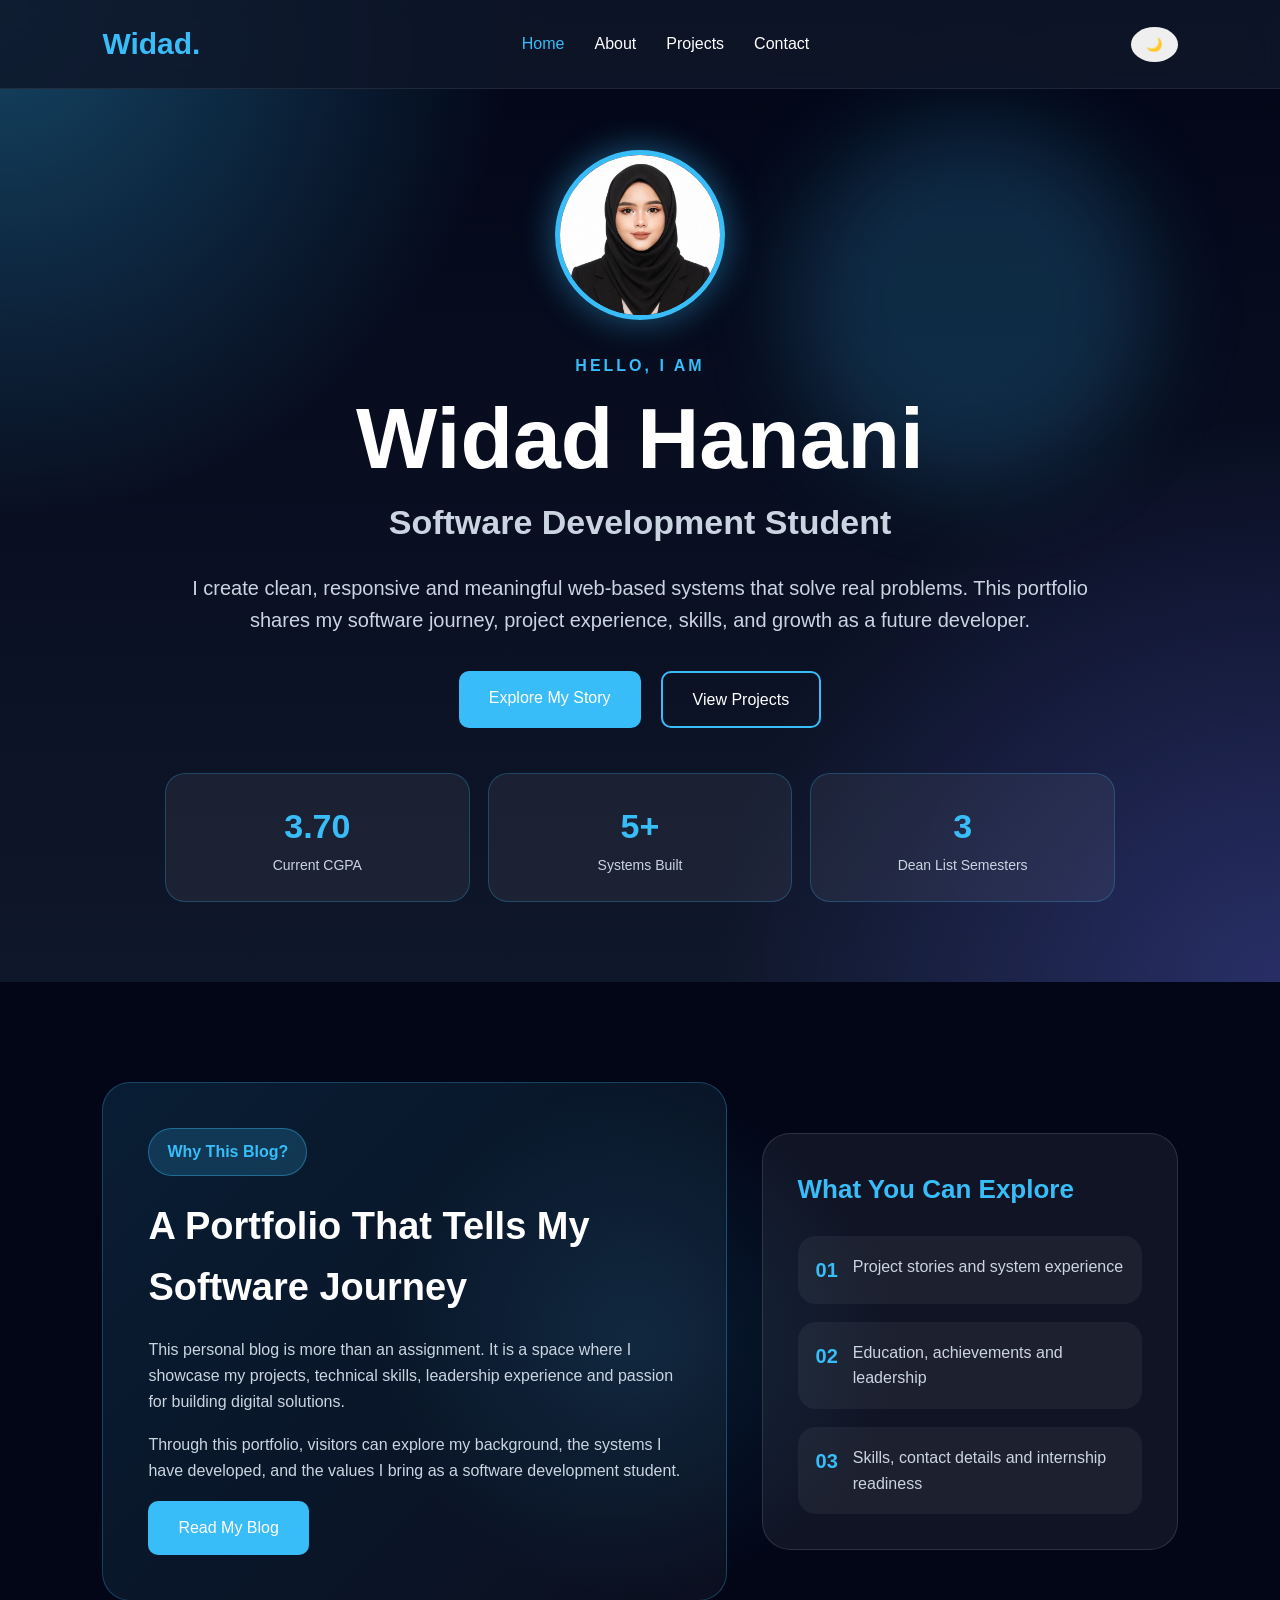
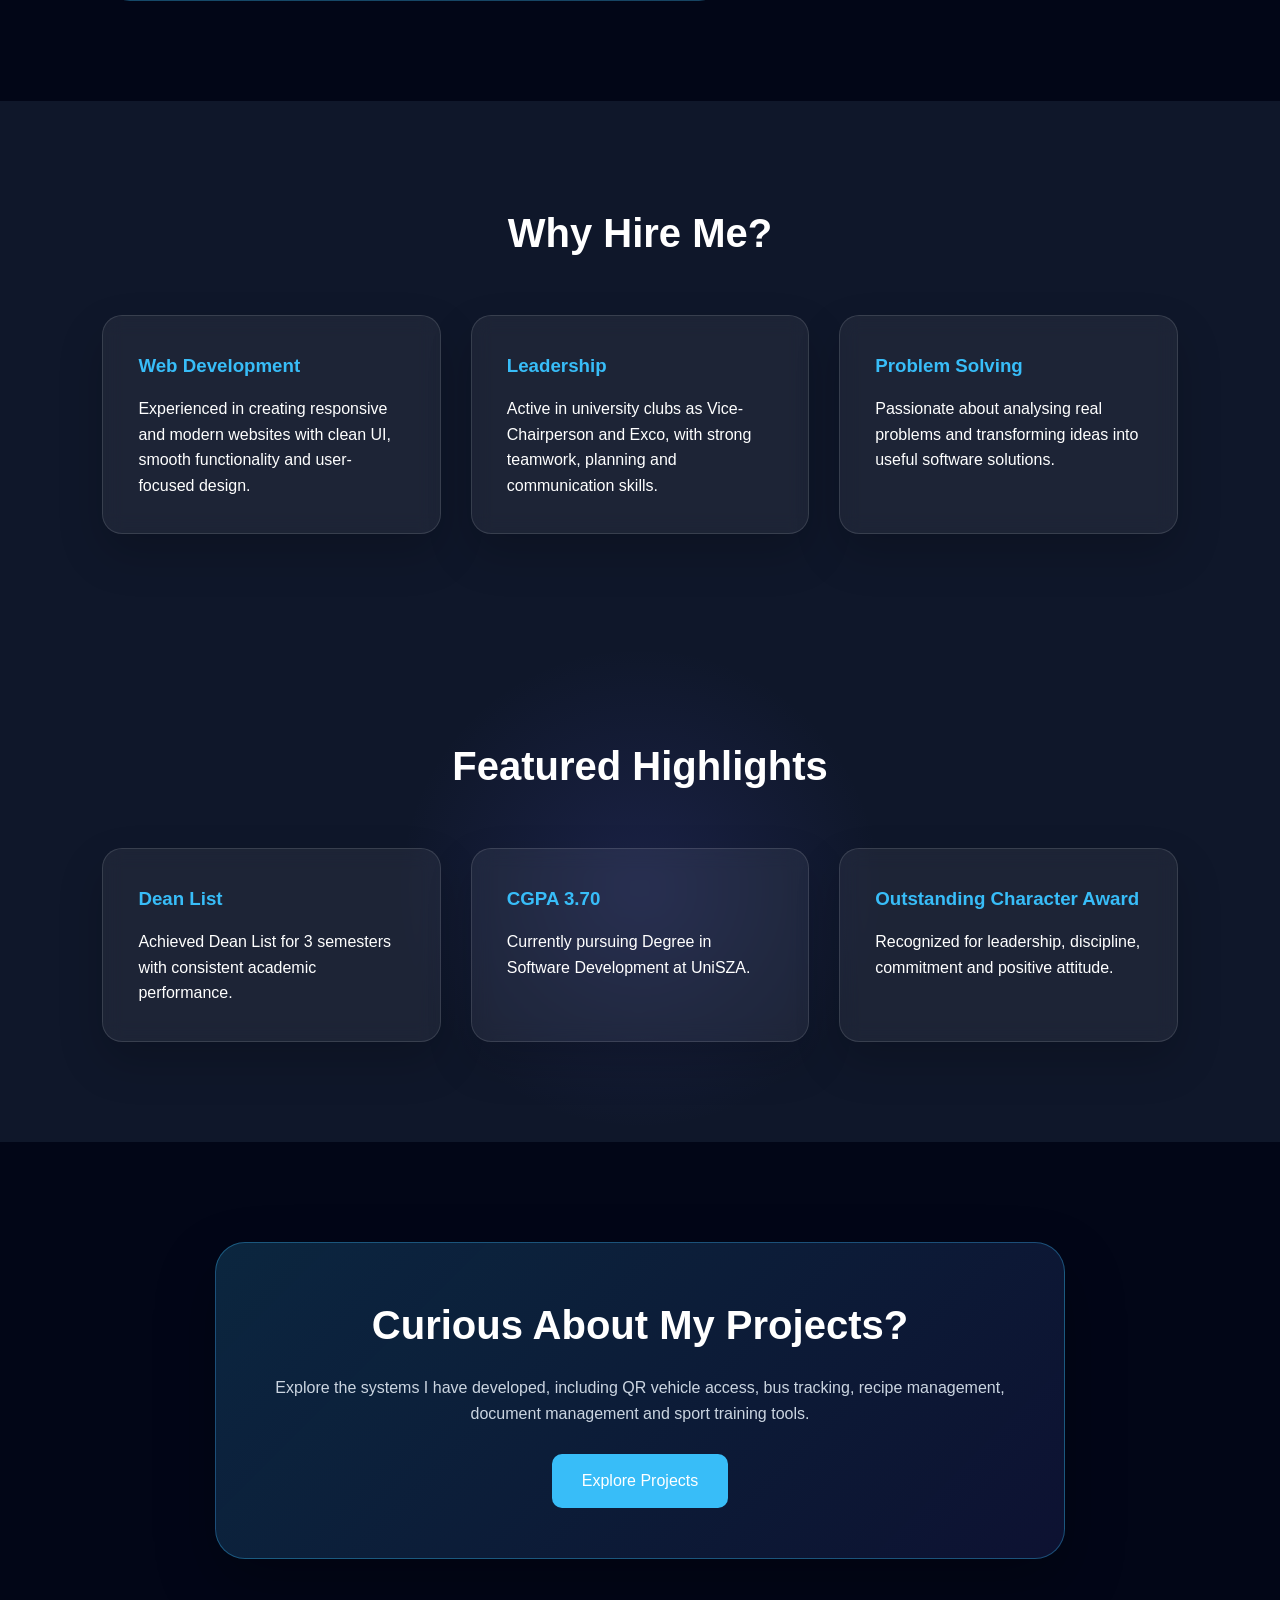
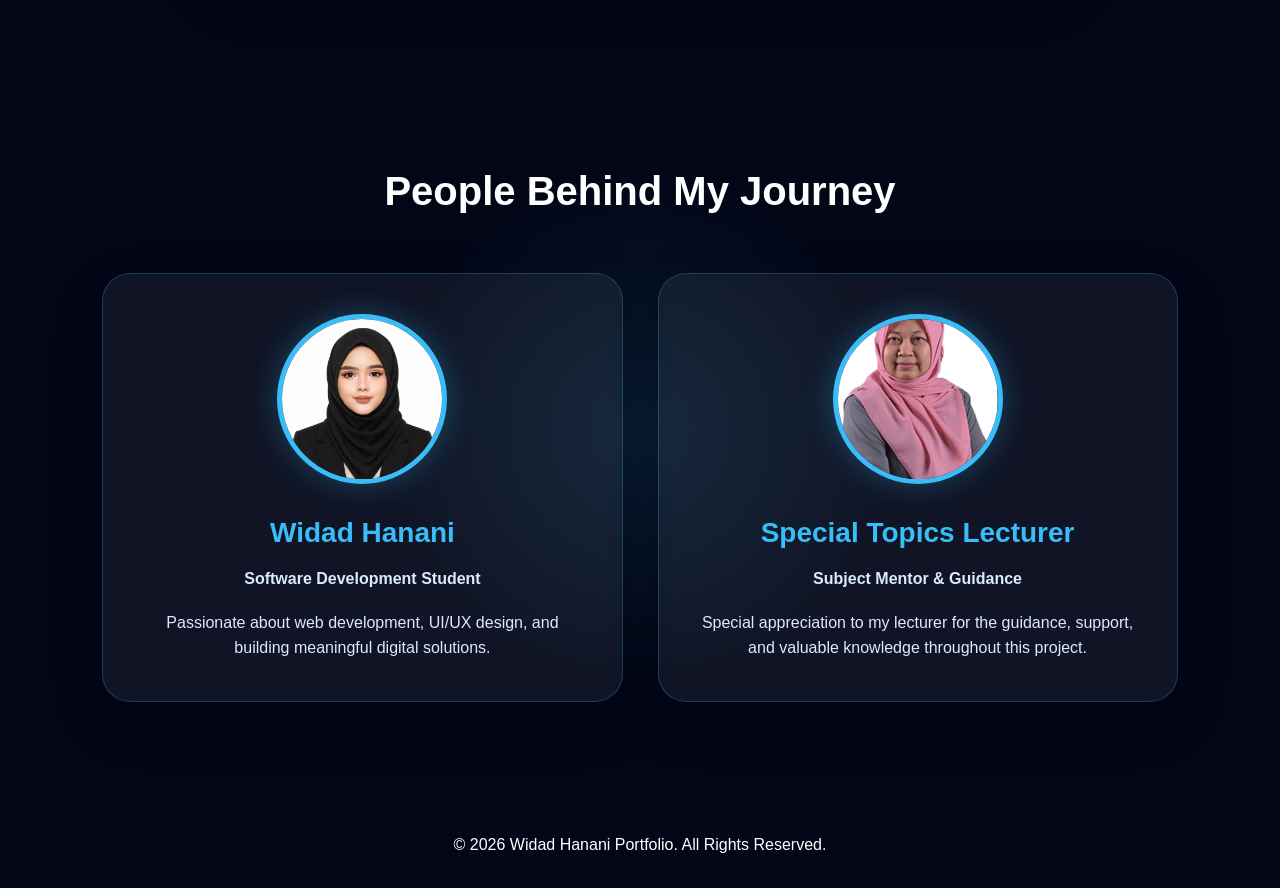
<file: index.html>
<!DOCTYPE html>
<html lang="en">
<head>
    <meta charset="UTF-8">
    <meta name="viewport" content="width=device-width, initial-scale=1.0">
    <title>Widad Hanani | Portfolio</title>
    <link rel="stylesheet" href="css/style.css">
</head>
<body>

<header>
    <nav class="navbar">
        <div class="logo">Widad.</div>

        <ul class="nav-links">
            <li><a href="index.html" class="active">Home</a></li>
            <li><a href="about.html">About</a></li>
            <li><a href="blog.html">Projects</a></li>
            <li><a href="contact.html">Contact</a></li>
        </ul>

        <button id="darkModeBtn">🌙</button>
    </nav>
</header>

<section class="home-hero">
    <div class="hero-glow"></div>

    <div class="home-hero-content">
        <img src="images/widad.jpg" alt="Widad Hanani" class="hero-profile-img">

        <p class="intro">HELLO, I AM</p>

        <h1>Widad Hanani</h1>

        <h2>Software Development Student</h2>

        <p class="hero-desc">
            I create clean, responsive and meaningful web-based systems that solve
            real problems. This portfolio shares my software journey, project experience,
            skills, and growth as a future developer.
        </p>

        <div class="hero-buttons">
            <a href="about.html" class="btn">Explore My Story</a>
            <a href="blog.html" class="btn btn-secondary">View Projects</a>
        </div>

        <div class="hero-stats">
            <div>
                <h3>3.70</h3>
                <p>Current CGPA</p>
            </div>

            <div>
                <h3>5+</h3>
                <p>Systems Built</p>
            </div>

            <div>
                <h3>3</h3>
                <p>Dean List Semesters</p>
            </div>
        </div>
    </div>
</section>

<section class="section intro-section">
    <div class="intro-wrapper">

        <div class="intro-text">
            <span class="about-badge">Why This Blog?</span>
            <h2>A Portfolio That Tells My Software Journey</h2>
            <p>
                This personal blog is more than an assignment. It is a space where I showcase
                my projects, technical skills, leadership experience and passion for building
                digital solutions.
            </p>
            <p>
                Through this portfolio, visitors can explore my background, the systems I have
                developed, and the values I bring as a software development student.
            </p>
            <a href="blog.html" class="btn">Read My Blog</a>
        </div>

        <div class="intro-panel">
            <h3>What You Can Explore</h3>

            <div class="mini-list">
                <div>
                    <strong>01</strong>
                    <span>Project stories and system experience</span>
                </div>

                <div>
                    <strong>02</strong>
                    <span>Education, achievements and leadership</span>
                </div>

                <div>
                    <strong>03</strong>
                    <span>Skills, contact details and internship readiness</span>
                </div>
            </div>
        </div>

    </div>
</section>

<section class="section">

    <h2>Why Hire Me?</h2>

    <div class="cards">

        <div class="card">
            <h3>Web Development</h3>
            <p>
                Experienced in creating responsive and modern websites with clean UI,
                smooth functionality and user-focused design.
            </p>
        </div>

        <div class="card">
            <h3>Leadership</h3>
            <p>
                Active in university clubs as Vice-Chairperson and Exco, with strong
                teamwork, planning and communication skills.
            </p>
        </div>

        <div class="card">
            <h3>Problem Solving</h3>
            <p>
                Passionate about analysing real problems and transforming ideas into
                useful software solutions.
            </p>
        </div>

    </div>
</section>

<section class="section featured-section">

    <h2>Featured Highlights</h2>

    <div class="cards">

        <div class="card">
            <h3>Dean List</h3>
            <p>Achieved Dean List for 3 semesters with consistent academic performance.</p>
        </div>

        <div class="card">
            <h3>CGPA 3.70</h3>
            <p>Currently pursuing Degree in Software Development at UniSZA.</p>
        </div>

        <div class="card">
            <h3>Outstanding Character Award</h3>
            <p>Recognized for leadership, discipline, commitment and positive attitude.</p>
        </div>

    </div>
</section>

<section class="section cta-section">
    <div class="cta-box">
        <h2>Curious About My Projects?</h2>
        <p>
            Explore the systems I have developed, including QR vehicle access,
            bus tracking, recipe management, document management and sport training tools.
        </p>
        <a href="blog.html" class="btn">Explore Projects</a>
    </div>
</section>

<section class="section appreciation-section">

    <h2>People Behind My Journey</h2>

    <div class="appreciation-container">

        <div class="person-card">
            <img src="images/widad.jpg" alt="Widad Hanani">

            <h3>Widad Hanani</h3>

            <p class="role">
                Software Development Student
            </p>

            <p>
                Passionate about web development, UI/UX design,
                and building meaningful digital solutions.
            </p>
        </div>

        <div class="person-card">
            <img src="images/lecturer.png" alt="Special Topics Lecturer">

            <h3>Special Topics Lecturer</h3>

            <p class="role">
                Subject Mentor & Guidance
            </p>

            <p>
                Special appreciation to my lecturer for the guidance,
                support, and valuable knowledge throughout this project.
            </p>
        </div>

    </div>

</section>

<footer>
    <p>© 2026 Widad Hanani Portfolio. All Rights Reserved.</p>
</footer>

<script src="js/script.js"></script>

</body>
</html>
</file>
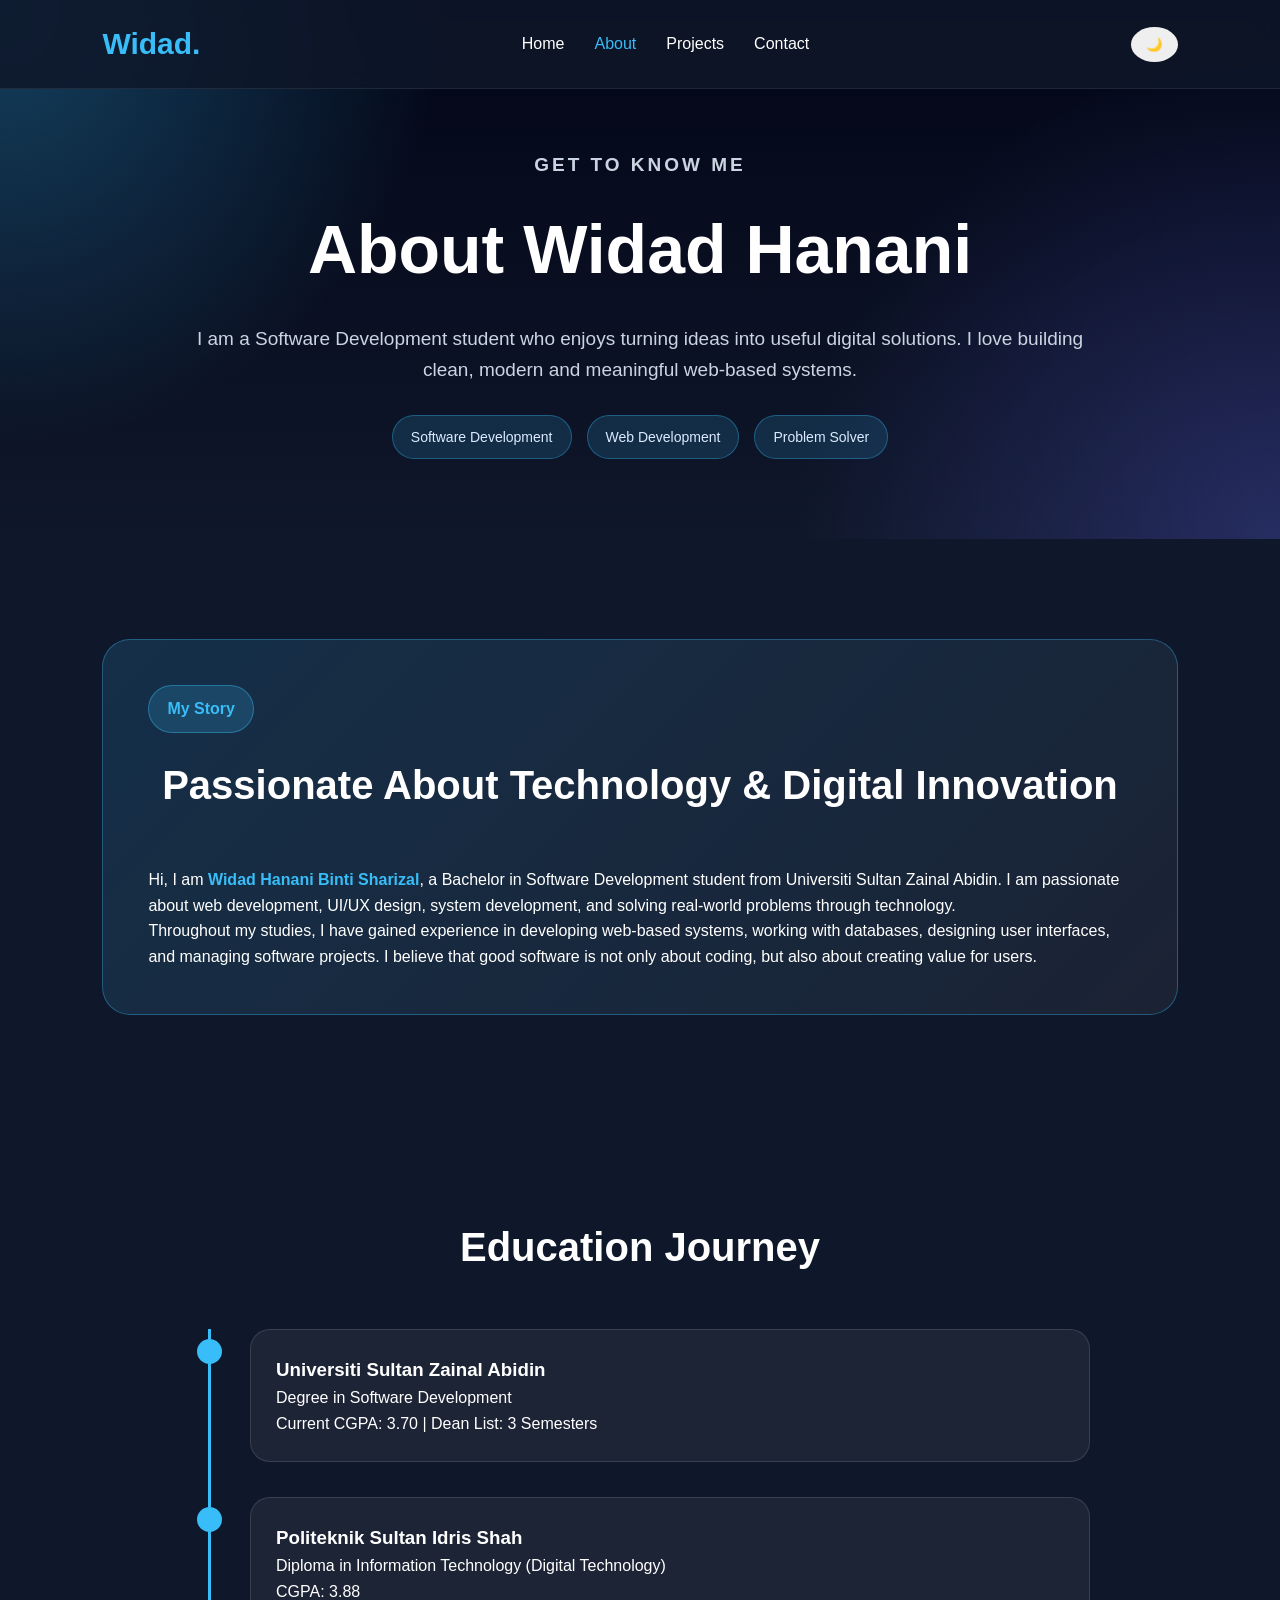
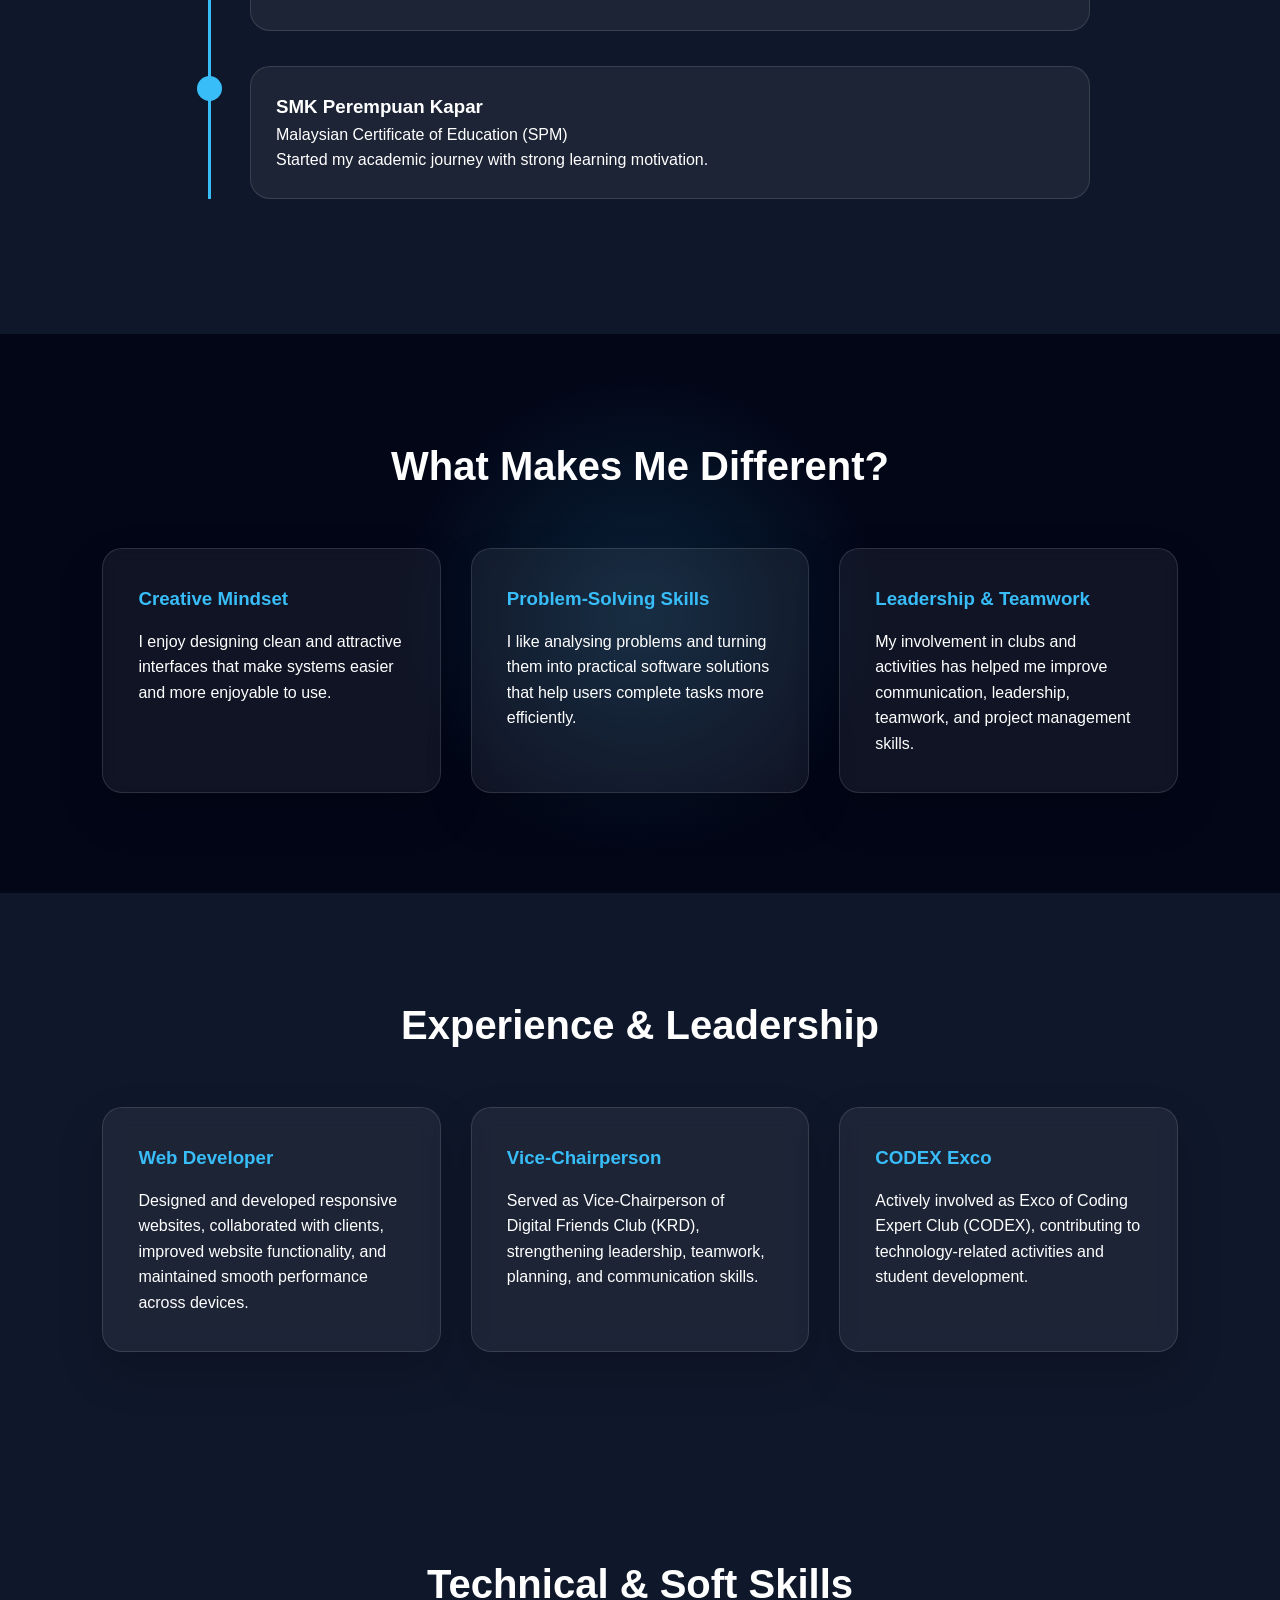
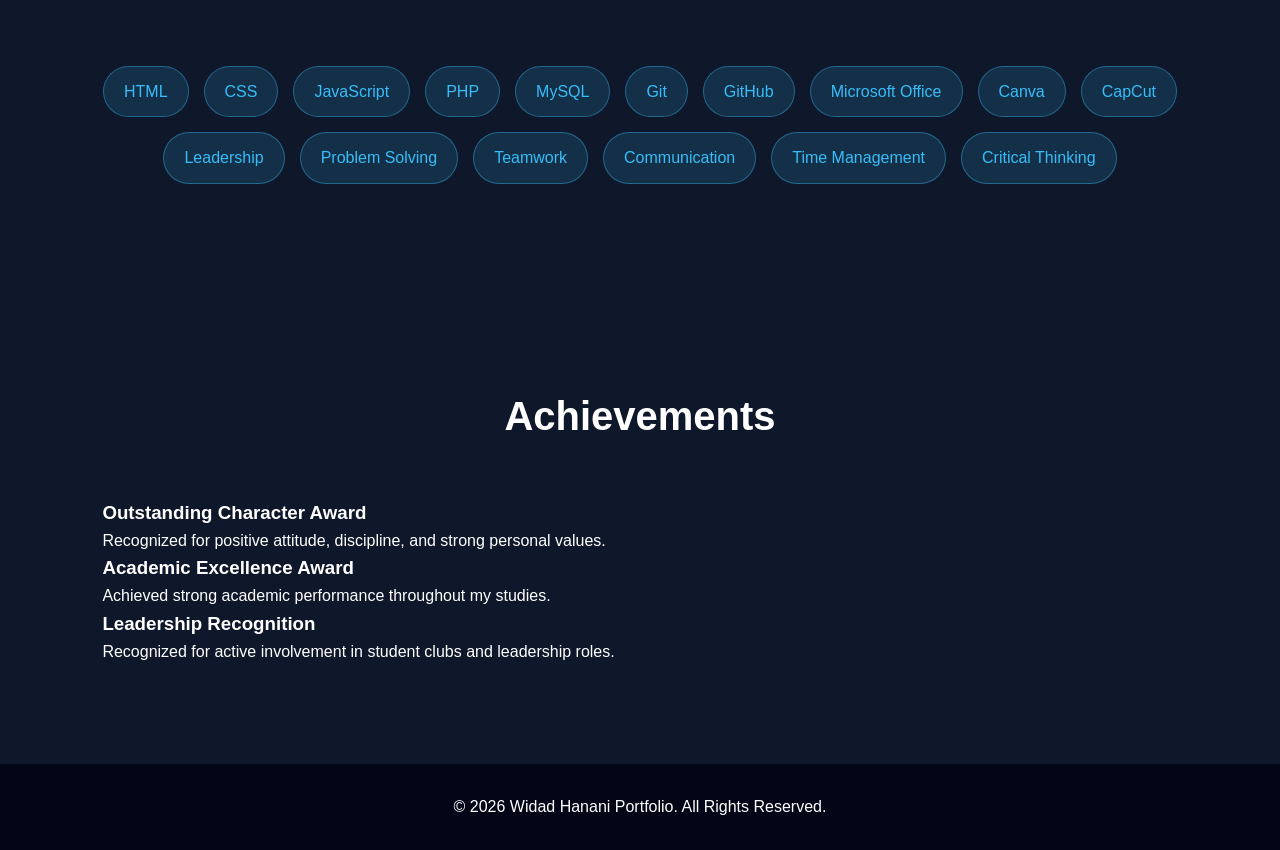
<file: about.html>
<!DOCTYPE html>
<html lang="en">
<head>
    <meta charset="UTF-8">
    <meta name="viewport" content="width=device-width, initial-scale=1.0">
    <title>About | Widad Hanani</title>
    <link rel="stylesheet" href="css/style.css">
</head>
<body>

<header>
    <nav class="navbar">
        <div class="logo">Widad.</div>
        <ul class="nav-links">
            <li><a href="index.html">Home</a></li>
            <li><a href="about.html" class="active">About</a></li>
            <li><a href="blog.html">Projects</a></li>
            <li><a href="contact.html">Contact</a></li>
        </ul>
        <button id="darkModeBtn">🌙</button>
    </nav>
</header>

<section class="about-hero">
    <div class="about-hero-content">
        <p class="intro">GET TO KNOW ME</p>
        <h1>About Widad Hanani</h1>
        <p>
            I am a Software Development student who enjoys turning ideas into useful
            digital solutions. I love building clean, modern and meaningful web-based systems.
        </p>

        <div class="about-quick-info">
            <span>Software Development</span>
            <span>Web Development</span>
            <span>Problem Solver</span>
        </div>
    </div>
</section>

<section class="section about-profile">
    <div class="about-card main-about">
        <span class="about-badge">My Story</span>
        <h2>Passionate About Technology & Digital Innovation</h2>

        <p>
            Hi, I am <strong>Widad Hanani Binti Sharizal</strong>, a Bachelor in Software
            Development student from Universiti Sultan Zainal Abidin. I am passionate about
            web development, UI/UX design, system development, and solving real-world problems
            through technology.
        </p>

        <p>
            Throughout my studies, I have gained experience in developing web-based systems,
            working with databases, designing user interfaces, and managing software projects.
            I believe that good software is not only about coding, but also about creating value
            for users.
        </p>
    </div>
</section>

<section class="section">
    <h2>Education Journey</h2>

    <div class="timeline">
        <div class="timeline-item">
            <div class="timeline-dot"></div>
            <div class="timeline-content">
                <h3>Universiti Sultan Zainal Abidin</h3>
                <p>Degree in Software Development</p>
                <span>Current CGPA: 3.70 | Dean List: 3 Semesters</span>
            </div>
        </div>

        <div class="timeline-item">
            <div class="timeline-dot"></div>
            <div class="timeline-content">
                <h3>Politeknik Sultan Idris Shah</h3>
                <p>Diploma in Information Technology (Digital Technology)</p>
                <span>CGPA: 3.88</span>
            </div>
        </div>

        <div class="timeline-item">
            <div class="timeline-dot"></div>
            <div class="timeline-content">
                <h3>SMK Perempuan Kapar</h3>
                <p>Malaysian Certificate of Education (SPM)</p>
                <span>Started my academic journey with strong learning motivation.</span>
            </div>
        </div>
    </div>
</section>

<section class="section highlight-section">
    <h2>What Makes Me Different?</h2>

    <div class="cards">
        <div class="card">
            <h3>Creative Mindset</h3>
            <p>
                I enjoy designing clean and attractive interfaces that make systems easier
                and more enjoyable to use.
            </p>
        </div>

        <div class="card">
            <h3>Problem-Solving Skills</h3>
            <p>
                I like analysing problems and turning them into practical software solutions
                that help users complete tasks more efficiently.
            </p>
        </div>

        <div class="card">
            <h3>Leadership & Teamwork</h3>
            <p>
                My involvement in clubs and activities has helped me improve communication,
                leadership, teamwork, and project management skills.
            </p>
        </div>
    </div>
</section>

<section class="section">
    <h2>Experience & Leadership</h2>

    <div class="cards">
        <div class="card">
            <h3>Web Developer</h3>
            <p>
                Designed and developed responsive websites, collaborated with clients,
                improved website functionality, and maintained smooth performance across devices.
            </p>
        </div>

        <div class="card">
            <h3>Vice-Chairperson</h3>
            <p>
                Served as Vice-Chairperson of Digital Friends Club (KRD), strengthening
                leadership, teamwork, planning, and communication skills.
            </p>
        </div>

        <div class="card">
            <h3>CODEX Exco</h3>
            <p>
                Actively involved as Exco of Coding Expert Club (CODEX), contributing to
                technology-related activities and student development.
            </p>
        </div>
    </div>
</section>

<section class="section">
    <h2>Technical & Soft Skills</h2>

    <div class="skills-box">
        <span>HTML</span>
        <span>CSS</span>
        <span>JavaScript</span>
        <span>PHP</span>
        <span>MySQL</span>
        <span>Git</span>
        <span>GitHub</span>
        <span>Microsoft Office</span>
        <span>Canva</span>
        <span>CapCut</span>
        <span>Leadership</span>
        <span>Problem Solving</span>
        <span>Teamwork</span>
        <span>Communication</span>
        <span>Time Management</span>
        <span>Critical Thinking</span>
    </div>
</section>

<section class="section">
    <h2>Achievements</h2>

    <div class="achievement-grid">
        <div class="achievement-card">
            <h3>Outstanding Character Award</h3>
            <p>Recognized for positive attitude, discipline, and strong personal values.</p>
        </div>

        <div class="achievement-card">
            <h3>Academic Excellence Award</h3>
            <p>Achieved strong academic performance throughout my studies.</p>
        </div>

        <div class="achievement-card">
            <h3>Leadership Recognition</h3>
            <p>Recognized for active involvement in student clubs and leadership roles.</p>
        </div>
    </div>
</section>

<footer>
    <p>© 2026 Widad Hanani Portfolio. All Rights Reserved.</p>
</footer>

<script src="js/script.js"></script>
</body>
</html>
</file>
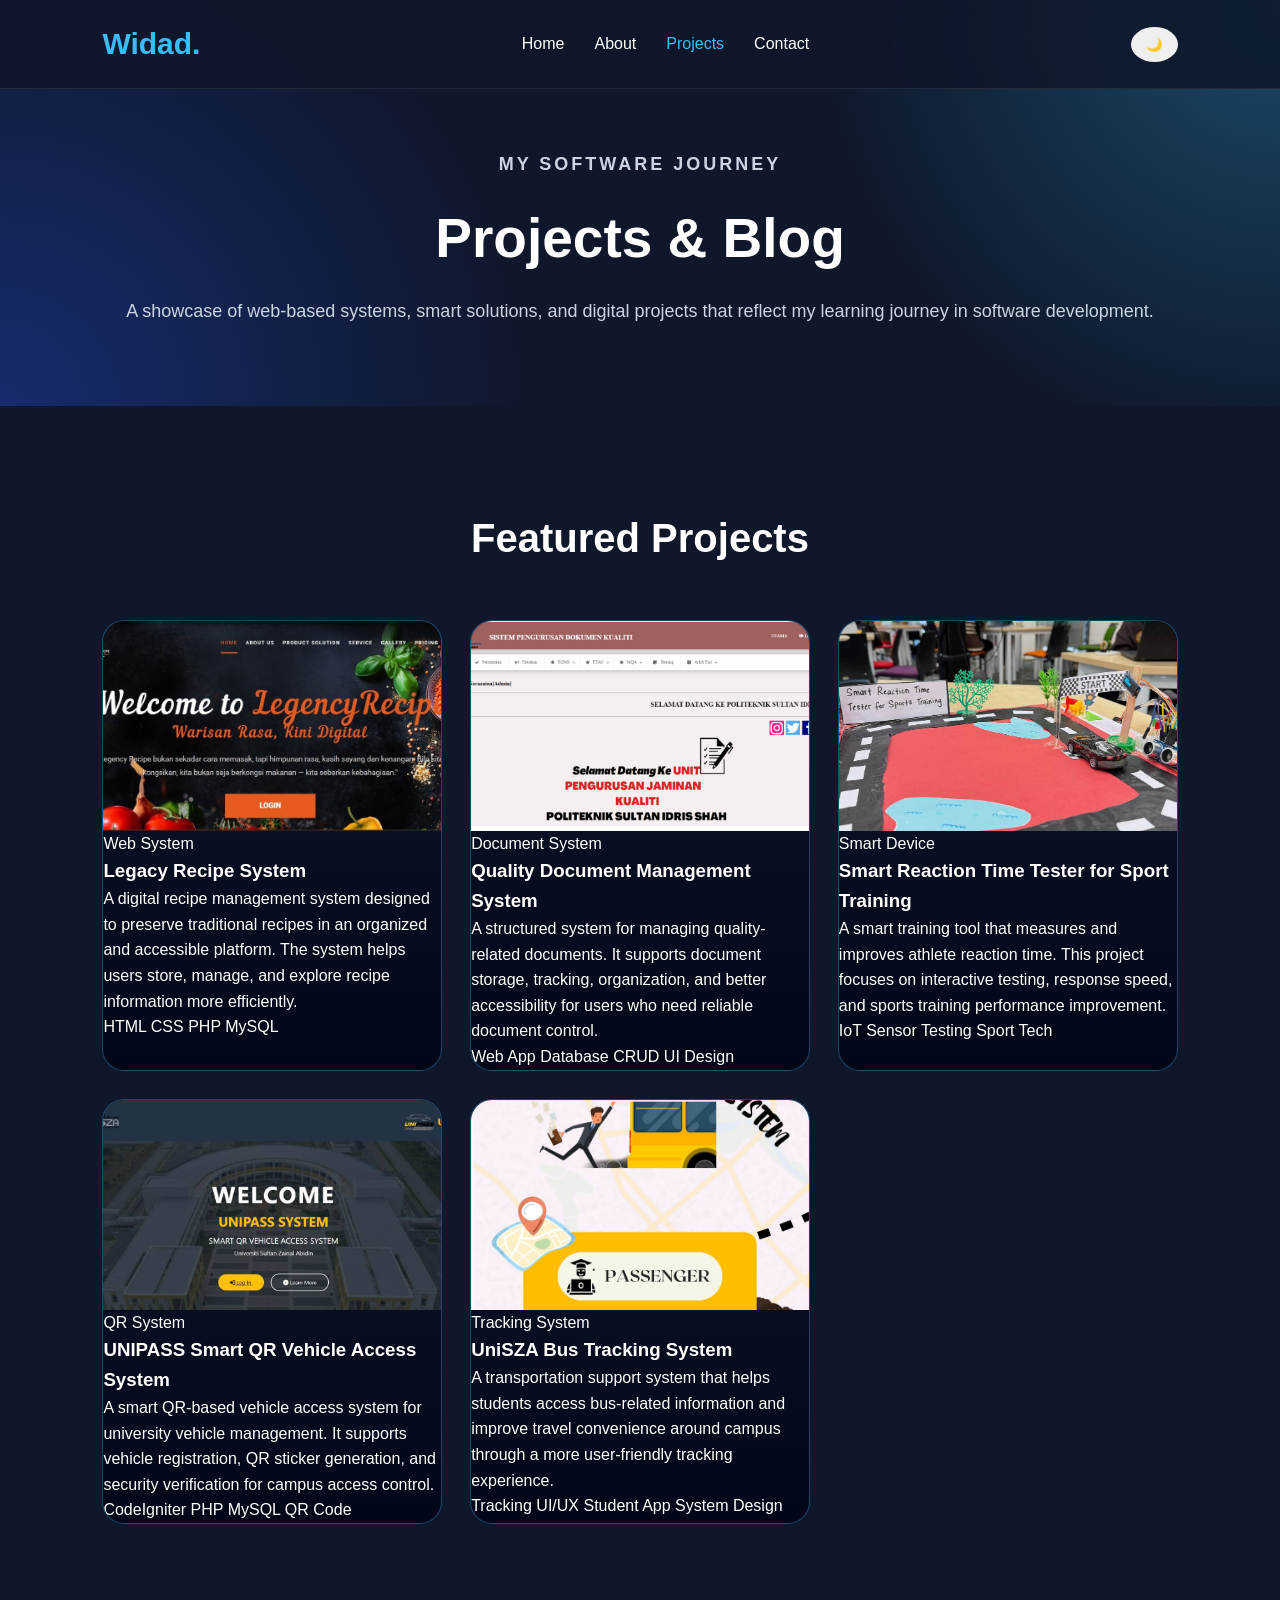
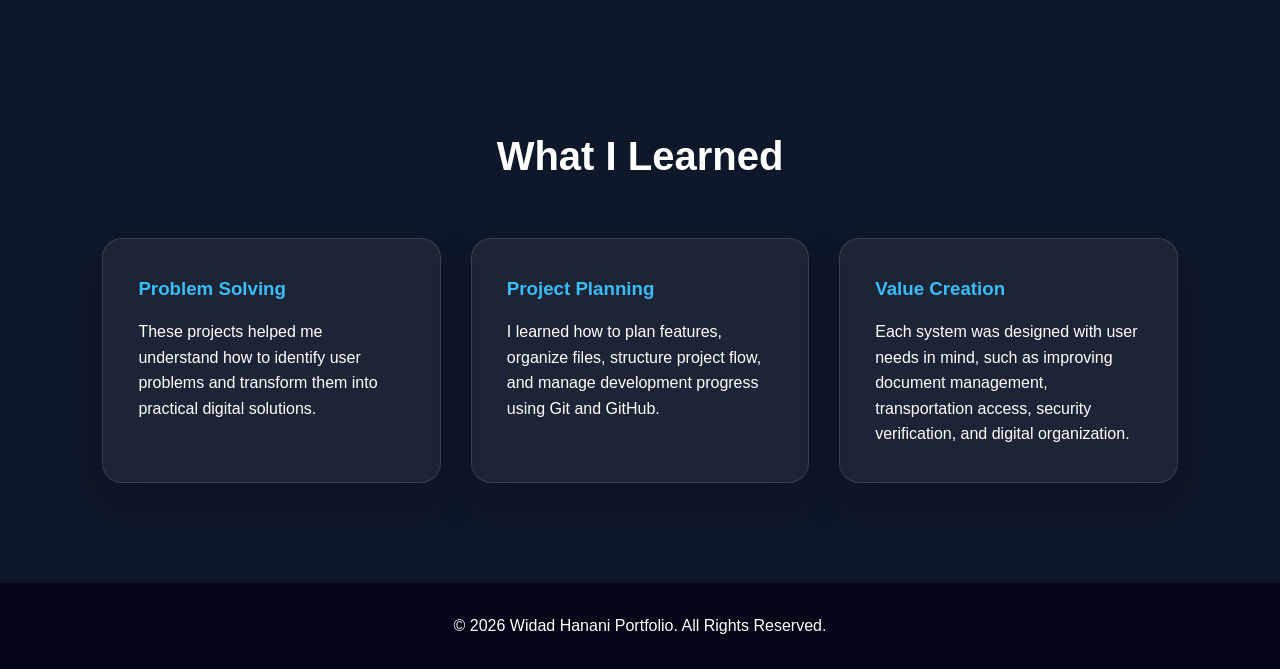
<file: blog.html>
<!DOCTYPE html>
<html lang="en">
<head>
    <meta charset="UTF-8">
    <meta name="viewport" content="width=device-width, initial-scale=1.0">
    <title>Projects | Widad Hanani</title>
    <link rel="stylesheet" href="css/style.css">
</head>
<body>

<header>
    <nav class="navbar">
        <div class="logo">Widad.</div>

        <ul class="nav-links">
            <li><a href="index.html">Home</a></li>
            <li><a href="about.html">About</a></li>
            <li><a href="blog.html" class="active">Projects</a></li>
            <li><a href="contact.html">Contact</a></li>
        </ul>

        <button id="darkModeBtn">🌙</button>
    </nav>
</header>

<section class="page-header project-header">
    <p class="intro">MY SOFTWARE JOURNEY</p>
    <h1>Projects & Blog</h1>
    <p>
        A showcase of web-based systems, smart solutions, and digital projects
        that reflect my learning journey in software development.
    </p>
</section>

<section class="section">
    <h2>Featured Projects</h2>

    <div class="project-grid">

        <div class="project-card">
            <img src="images/recipe.jpg" alt="Legacy Recipe System">

            <div class="project-content">
                <span class="project-tag">Web System</span>
                <h3>Legacy Recipe System</h3>
                <p>
                    A digital recipe management system designed to preserve traditional
                    recipes in an organized and accessible platform. The system helps users
                    store, manage, and explore recipe information more efficiently.
                </p>

                <div class="tech-list">
                    <span>HTML</span>
                    <span>CSS</span>
                    <span>PHP</span>
                    <span>MySQL</span>
                </div>
            </div>
        </div>

        <div class="project-card">
            <img src="images/document.png" alt="Quality Document Management System">

            <div class="project-content">
                <span class="project-tag">Document System</span>
                <h3>Quality Document Management System</h3>
                <p>
                    A structured system for managing quality-related documents. It supports
                    document storage, tracking, organization, and better accessibility for
                    users who need reliable document control.
                </p>

                <div class="tech-list">
                    <span>Web App</span>
                    <span>Database</span>
                    <span>CRUD</span>
                    <span>UI Design</span>
                </div>
            </div>
        </div>

        <div class="project-card">
            <img src="images/reaction.jpg" alt="Smart Reaction Time Tester">

            <div class="project-content">
                <span class="project-tag">Smart Device</span>
                <h3>Smart Reaction Time Tester for Sport Training</h3>
                <p>
                    A smart training tool that measures and improves athlete reaction time.
                    This project focuses on interactive testing, response speed, and sports
                    training performance improvement.
                </p>

                <div class="tech-list">
                    <span>IoT</span>
                    <span>Sensor</span>
                    <span>Testing</span>
                    <span>Sport Tech</span>
                </div>
            </div>
        </div>

        <div class="project-card">
            <img src="images/bus.jpg" alt="UNIPASS QR Vehicle Access System">

            <div class="project-content">
                <span class="project-tag">QR System</span>
                <h3>UNIPASS Smart QR Vehicle Access System</h3>
                <p>
                    A smart QR-based vehicle access system for university vehicle management.
                    It supports vehicle registration, QR sticker generation, and security
                    verification for campus access control.
                </p>

                <div class="tech-list">
                    <span>CodeIgniter</span>
                    <span>PHP</span>
                    <span>MySQL</span>
                    <span>QR Code</span>
                </div>
            </div>
        </div>

        <div class="project-card">
            <img src="images/unipss.jpg" alt="UniSZA Bus Tracking System">

            <div class="project-content">
                <span class="project-tag">Tracking System</span>
                <h3>UniSZA Bus Tracking System</h3>
                <p>
                    A transportation support system that helps students access bus-related
                    information and improve travel convenience around campus through a more
                    user-friendly tracking experience.
                </p>

                <div class="tech-list">
                    <span>Tracking</span>
                    <span>UI/UX</span>
                    <span>Student App</span>
                    <span>System Design</span>
                </div>
            </div>
        </div>



    </div>
</section>

<section class="section project-reflection">
    <h2>What I Learned</h2>

    <div class="cards">
        <div class="card">
            <h3>Problem Solving</h3>
            <p>
                These projects helped me understand how to identify user problems
                and transform them into practical digital solutions.
            </p>
        </div>

        <div class="card">
            <h3>Project Planning</h3>
            <p>
                I learned how to plan features, organize files, structure project flow,
                and manage development progress using Git and GitHub.
            </p>
        </div>

        <div class="card">
            <h3>Value Creation</h3>
            <p>
                Each system was designed with user needs in mind, such as improving
                document management, transportation access, security verification,
                and digital organization.
            </p>
        </div>
    </div>
</section>

<footer>
    <p>© 2026 Widad Hanani Portfolio. All Rights Reserved.</p>
</footer>

<script src="js/script.js"></script>
</body>
</html>
</file>
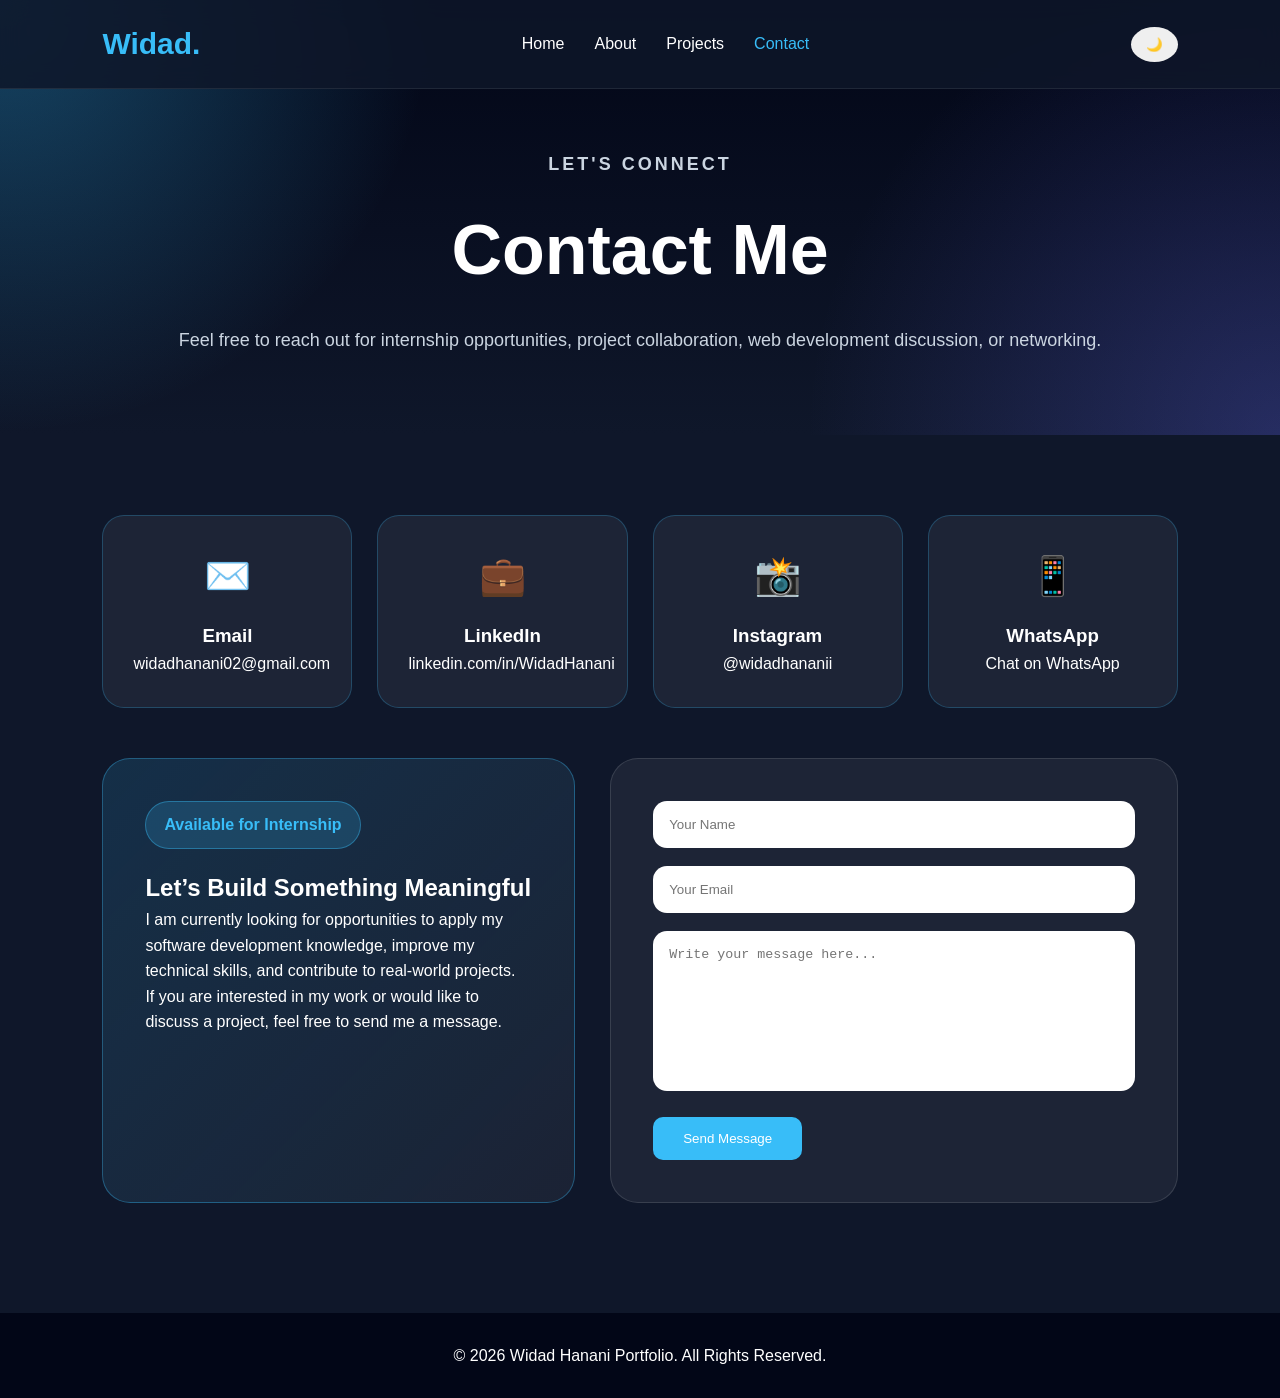
<file: contact.html>
<!DOCTYPE html>
<html lang="en">
<head>
    <meta charset="UTF-8">
    <meta name="viewport" content="width=device-width, initial-scale=1.0">
    <title>Contact | Widad Hanani</title>
    <link rel="stylesheet" href="css/style.css">
</head>
<body>

<header>
    <nav class="navbar">
        <div class="logo">Widad.</div>

        <ul class="nav-links">
            <li><a href="index.html">Home</a></li>
            <li><a href="about.html">About</a></li>
            <li><a href="blog.html">Projects</a></li>
            <li><a href="contact.html" class="active">Contact</a></li>
        </ul>

        <button id="darkModeBtn">🌙</button>
    </nav>
</header>

<section class="contact-hero">

    <p class="intro">LET'S CONNECT</p>

    <h1>Contact Me</h1>

    <p>
        Feel free to reach out for internship opportunities,
        project collaboration, web development discussion,
        or networking.
    </p>

</section>

<section class="contact-section">

    <div class="contact-info">

        <a href="mailto:widadhanani02@gmail.com" class="contact-info-card">
            <div class="contact-icon">✉️</div>
            <h3>Email</h3>
            <p>widadhanani02@gmail.com</p>
        </a>

        <a href="https://linkedin.com/in/WidadHanani" target="_blank" class="contact-info-card">
            <div class="contact-icon">💼</div>
            <h3>LinkedIn</h3>
            <p>linkedin.com/in/WidadHanani</p>
        </a>

        <a href="https://instagram.com/widadhananii" target="_blank" class="contact-info-card">
            <div class="contact-icon">📸</div>
            <h3>Instagram</h3>
            <p>@widadhananii</p>
        </a>

        <a href="https://wa.me/60125903757" target="_blank" class="contact-info-card">
            <div class="contact-icon">📱</div>
            <h3>WhatsApp</h3>
            <p>Chat on WhatsApp</p>
        </a>

    </div>

    <div class="contact-wrapper">

        <div class="contact-text">

            <span class="contact-badge">
                Available for Internship
            </span>

            <h2>Let’s Build Something Meaningful</h2>

            <p>
                I am currently looking for opportunities to apply my
                software development knowledge, improve my technical
                skills, and contribute to real-world projects.
            </p>

            <p>
                If you are interested in my work or would like to
                discuss a project, feel free to send me a message.
            </p>

        </div>

        <form class="premium-contact-form">

            <input type="text" placeholder="Your Name">

            <input type="email" placeholder="Your Email">

            <textarea placeholder="Write your message here..."></textarea>

            <button type="button" class="btn" onclick="showMessage()">
                Send Message
            </button>

        </form>

    </div>

</section>

<footer>
    <p>© 2026 Widad Hanani Portfolio. All Rights Reserved.</p>
</footer>

<script src="js/script.js"></script>

</body>
</html>
</file>
<file: css/style.css>
*{
    margin:0;
    padding:0;
    box-sizing:border-box;
}

html{
    scroll-behavior:smooth;
}

body{
    font-family:Arial, sans-serif;
    background:#0f172a;
    color:white;
    line-height:1.6;
}

/* HEADER */
header{
    padding:20px 8%;
    position:fixed;
    width:100%;
    top:0;
    z-index:1000;
    background:rgba(15,23,42,0.85);
    backdrop-filter:blur(12px);
    border-bottom:1px solid rgba(255,255,255,0.08);
}

.navbar{
    display:flex;
    justify-content:space-between;
    align-items:center;
}

.logo{
    font-size:30px;
    font-weight:bold;
    color:#38bdf8;
}

.nav-links{
    display:flex;
    gap:30px;
    list-style:none;
}

.nav-links a{
    color:white;
    text-decoration:none;
    transition:0.3s;
}

.nav-links a:hover,
.nav-links a.active{
    color:#38bdf8;
}

#darkModeBtn{
    border:none;
    padding:10px 15px;
    border-radius:50%;
    cursor:pointer;
}

/* HOME PAGE PREMIUM */
.home-hero{
    min-height:100vh;
    position:relative;
    overflow:hidden;
    display:flex;
    justify-content:center;
    align-items:center;
    text-align:center;
    padding:150px 8% 80px;
    background:
        radial-gradient(circle at top left, rgba(56,189,248,0.35), transparent 32%),
        radial-gradient(circle at bottom right, rgba(99,102,241,0.3), transparent 35%),
        linear-gradient(180deg,#020617,#0f172a);
}

.hero-glow{
    position:absolute;
    width:360px;
    height:360px;
    border-radius:50%;
    background:rgba(56,189,248,0.18);
    filter:blur(45px);
    top:120px;
    right:10%;
}

.home-hero-content{
    max-width:950px;
    position:relative;
    z-index:2;
    animation:fadeUp 1s ease;
}

.hero-profile-img{
    width:170px;
    height:170px;
    object-fit:cover;
    border-radius:50%;
    border:5px solid #38bdf8;
    margin-bottom:25px;
    box-shadow:0 0 35px rgba(56,189,248,0.45);
}

.intro{
    color:#38bdf8;
    letter-spacing:3px;
    margin-bottom:15px;
    font-weight:bold;
}

.home-hero h1{
    font-size:86px;
    line-height:1.05;
    margin-bottom:12px;
}

.home-hero h2{
    font-size:34px;
    color:#cbd5e1;
    margin-bottom:22px;
}

.hero-desc{
    font-size:20px;
    color:#cbd5e1;
    margin-bottom:35px;
}

.hero-buttons{
    display:flex;
    justify-content:center;
    gap:20px;
}

.hero-stats{
    display:grid;
    grid-template-columns:repeat(3,1fr);
    gap:18px;
    margin-top:45px;
}

.hero-stats div{
    background:rgba(255,255,255,0.06);
    border:1px solid rgba(56,189,248,0.25);
    border-radius:20px;
    padding:25px;
    transition:0.3s;
}

.hero-stats div:hover{
    transform:translateY(-8px);
    border-color:#38bdf8;
    box-shadow:0 0 30px rgba(56,189,248,0.18);
}

.hero-stats h3{
    color:#38bdf8;
    font-size:34px;
}

.hero-stats p{
    color:#cbd5e1;
    font-size:14px;
}

/* BUTTON */
.btn{
    background:#38bdf8;
    color:white;
    padding:14px 30px;
    border-radius:10px;
    text-decoration:none;
    transition:0.3s;
    border:none;
    cursor:pointer;
    display:inline-block;
}

.btn:hover{
    transform:translateY(-5px);
    box-shadow:0 12px 25px rgba(56,189,248,0.35);
}

.btn-secondary{
    background:transparent;
    border:2px solid #38bdf8;
}

/* GENERAL SECTION */
.section{
    padding:100px 8%;
}

.section h2{
    text-align:center;
    font-size:40px;
    margin-bottom:50px;
}

/* HOME INTRO */
.intro-section{
    background:
        radial-gradient(circle at center, rgba(56,189,248,0.12), transparent 35%),
        #020617;
}

.intro-wrapper{
    display:grid;
    grid-template-columns:1.2fr 0.8fr;
    gap:35px;
    align-items:center;
}

.intro-text{
    background:linear-gradient(135deg, rgba(56,189,248,0.13), rgba(255,255,255,0.04));
    border:1px solid rgba(56,189,248,0.28);
    border-radius:28px;
    padding:45px;
}

.intro-text h2{
    text-align:left;
    margin-bottom:20px;
    font-size:38px;
}

.intro-text p{
    color:#cbd5e1;
    margin-bottom:18px;
}

.intro-panel{
    background:rgba(255,255,255,0.06);
    border:1px solid rgba(255,255,255,0.12);
    border-radius:28px;
    padding:35px;
}

.intro-panel h3{
    color:#38bdf8;
    margin-bottom:25px;
    font-size:26px;
}

.mini-list{
    display:flex;
    flex-direction:column;
    gap:18px;
}

.mini-list div{
    display:flex;
    gap:15px;
    align-items:flex-start;
    background:rgba(255,255,255,0.05);
    padding:18px;
    border-radius:18px;
}

.mini-list strong{
    color:#38bdf8;
    font-size:20px;
}

.mini-list span{
    color:#cbd5e1;
}

.featured-section{
    background:
        radial-gradient(circle at center, rgba(99,102,241,0.14), transparent 35%),
        #0f172a;
}

.cta-section{
    background:#020617;
}

.cta-box{
    text-align:center;
    max-width:850px;
    margin:auto;
    background:linear-gradient(135deg, rgba(56,189,248,0.18), rgba(99,102,241,0.12));
    border:1px solid rgba(56,189,248,0.35);
    border-radius:30px;
    padding:50px;
    box-shadow:0 25px 60px rgba(0,0,0,0.25);
}

.cta-box h2{
    margin-bottom:18px;
}

.cta-box p{
    color:#cbd5e1;
    margin-bottom:28px;
}

/* APPRECIATION SECTION */
.appreciation-section{
    background:
        radial-gradient(circle at center, rgba(56,189,248,0.12), transparent 35%),
        #020617;
}

.appreciation-container{
    display:grid;
    grid-template-columns:repeat(auto-fit,minmax(300px,1fr));
    gap:35px;
}

.person-card{
    background:rgba(255,255,255,0.06);
    border:1px solid rgba(56,189,248,0.25);
    border-radius:28px;
    padding:40px;
    text-align:center;
    transition:0.35s;
    box-shadow:0 20px 50px rgba(0,0,0,0.2);
}

.person-card:hover{
    transform:translateY(-10px);
    border-color:#38bdf8;
    box-shadow:0 0 35px rgba(56,189,248,0.18);
}

.person-card img{
    width:170px;
    height:170px;
    object-fit:cover;
    border-radius:50%;
    border:5px solid #38bdf8;
    margin-bottom:20px;
    box-shadow:0 0 30px rgba(56,189,248,0.3);
}

.person-card h3{
    font-size:28px;
    margin-bottom:10px;
    color:#38bdf8;
}

.role{
    color:#cbd5e1;
    margin-bottom:18px;
    font-weight:bold;
}

.person-card p{
    color:#dbeafe;
}

/* CARDS */
.cards{
    display:grid;
    grid-template-columns:repeat(auto-fit,minmax(250px,1fr));
    gap:30px;
}

.card{
    background:rgba(255,255,255,0.06);
    padding:35px;
    border-radius:20px;
    backdrop-filter:blur(10px);
    transition:0.3s;
    border:1px solid rgba(255,255,255,0.12);
    box-shadow:0 20px 45px rgba(0,0,0,0.18);
}

.card:hover{
    transform:translateY(-10px);
    border-color:#38bdf8;
    box-shadow:0 20px 50px rgba(56,189,248,0.15);
}

.card h3{
    margin-bottom:15px;
    color:#38bdf8;
}

/* PAGE HEADER */
.page-header{
    padding:150px 8% 80px;
    text-align:center;
    background:
        radial-gradient(circle at top right, rgba(56,189,248,0.3), transparent 35%),
        radial-gradient(circle at bottom left, rgba(30,64,175,0.5), transparent 40%),
        #0f172a;
}

.page-header h1{
    font-size:55px;
    margin-bottom:15px;
}

.page-header p{
    color:#cbd5e1;
    font-size:18px;
}

/* ABOUT PAGE */
.about-hero{
    min-height:430px;
    padding:150px 8% 80px;
    display:flex;
    align-items:center;
    justify-content:center;
    text-align:center;
    background:
        radial-gradient(circle at top left, rgba(56,189,248,0.32), transparent 32%),
        radial-gradient(circle at bottom right, rgba(99,102,241,0.28), transparent 35%),
        linear-gradient(180deg,#020617,#0f172a);
}

.about-hero-content{
    max-width:900px;
}

.about-hero h1{
    font-size:68px;
    margin-bottom:20px;
}

.about-hero p{
    color:#cbd5e1;
    font-size:19px;
}

.about-card{
    background:linear-gradient(135deg, rgba(56,189,248,0.15), rgba(255,255,255,0.05));
    border:1px solid rgba(56,189,248,0.35);
    border-radius:28px;
    padding:45px;
}

.about-badge{
    display:inline-block;
    background:rgba(56,189,248,0.18);
    color:#38bdf8;
    border:1px solid rgba(56,189,248,0.4);
    padding:10px 18px;
    border-radius:30px;
    font-weight:bold;
    margin-bottom:20px;
}

.about-quick-info{
    display:flex;
    justify-content:center;
    flex-wrap:wrap;
    gap:15px;
    margin-top:30px;
}

.about-quick-info span{
    background:rgba(56,189,248,0.15);
    color:#dbeafe;
    border:1px solid rgba(56,189,248,0.35);
    padding:10px 18px;
    border-radius:30px;
    font-size:14px;
    transition:0.3s;
}

.about-quick-info span:hover{
    background:#38bdf8;
    color:white;
    transform:translateY(-5px);
}

.main-about strong{
    color:#38bdf8;
}

.highlight-section{
    background:
        radial-gradient(circle at center, rgba(56,189,248,0.15), transparent 35%),
        #020617;
}

/* TIMELINE */
.timeline{
    position:relative;
    max-width:900px;
    margin:auto;
}

.timeline::before{
    content:"";
    position:absolute;
    left:18px;
    top:0;
    width:3px;
    height:100%;
    background:#38bdf8;
}

.timeline-item{
    position:relative;
    padding-left:60px;
    margin-bottom:35px;
}

.timeline-dot{
    position:absolute;
    left:7px;
    top:10px;
    width:25px;
    height:25px;
    background:#38bdf8;
    border-radius:50%;
}

.timeline-content{
    background:rgba(255,255,255,0.06);
    border:1px solid rgba(255,255,255,0.12);
    border-radius:20px;
    padding:25px;
    transition:0.3s;
}

.timeline-content:hover{
    transform:translateX(8px);
    border-color:#38bdf8;
}

/* PROJECT PAGE */
.project-hero{
    min-height:360px;
    padding:150px 8% 70px;
    text-align:center;
    background:
        radial-gradient(circle at left, rgba(56,189,248,0.28), transparent 28%),
        radial-gradient(circle at right, rgba(37,99,235,0.25), transparent 30%),
        linear-gradient(180deg,#020617,#0f172a);
}

.project-grid{
    display:grid;
    grid-template-columns:repeat(3,1fr);
    gap:28px;
}

.project-card{
    background:linear-gradient(180deg, rgba(15,23,42,0.95), rgba(2,6,23,0.95));
    border:1px solid rgba(56,189,248,0.35);
    border-radius:22px;
    overflow:hidden;
    transition:0.35s ease;
}

.project-card:hover{
    transform:translateY(-12px);
    box-shadow:0 0 35px rgba(56,189,248,0.28);
}

.project-card img{
    width:100%;
    height:210px;
    object-fit:cover;
    display:block;
}

.project-body{
    padding:24px;
}

.tag{
    display:inline-block;
    color:white;
    font-size:13px;
    font-weight:bold;
    padding:7px 14px;
    border-radius:20px;
    margin-bottom:15px;
}

.blue{background:#0284c7;}
.purple{background:#7c3aed;}
.green{background:#16a34a;}
.orange{background:#f59e0b;}
.pink{background:#db2777;}
.indigo{background:#4f46e5;}

.tech{
    display:flex;
    flex-wrap:wrap;
    gap:10px;
}

.tech span{
    border:1px solid rgba(56,189,248,0.35);
    color:#dbeafe;
    padding:7px 12px;
    border-radius:8px;
    font-size:13px;
}

/* CONTACT PAGE */
.contact-hero{
    min-height:430px;
    padding:150px 8% 80px;
    text-align:center;
    background:
        radial-gradient(circle at top left, rgba(56,189,248,0.35), transparent 32%),
        radial-gradient(circle at bottom right, rgba(99,102,241,0.28), transparent 35%),
        linear-gradient(180deg,#020617,#0f172a);
}

.contact-hero h1{
    font-size:70px;
    margin-bottom:20px;
}

.contact-hero p{
    color:#cbd5e1;
    font-size:18px;
}

.contact-section{
    padding:80px 8% 110px;
}

.contact-info{
    display:grid;
    grid-template-columns:repeat(auto-fit,minmax(250px,1fr));
    gap:25px;
    margin-bottom:50px;
}

.contact-info-card{
    background:rgba(255,255,255,0.06);
    border:1px solid rgba(56,189,248,0.25);
    border-radius:22px;
    padding:30px;
    text-align:center;
    transition:0.35s;
    text-decoration:none;
    color:white;
}

.contact-info-card:hover{
    transform:translateY(-10px);
    border-color:#38bdf8;
    box-shadow:0 0 30px rgba(56,189,248,0.2);
}

.contact-icon{
    font-size:38px;
    margin-bottom:15px;
}

.contact-wrapper{
    display:grid;
    grid-template-columns:1fr 1.2fr;
    gap:35px;
}

.contact-text{
    background:linear-gradient(135deg, rgba(56,189,248,0.15), rgba(255,255,255,0.05));
    border:1px solid rgba(56,189,248,0.35);
    border-radius:28px;
    padding:42px;
}

.contact-badge{
    display:inline-block;
    background:rgba(56,189,248,0.18);
    color:#38bdf8;
    border:1px solid rgba(56,189,248,0.4);
    padding:10px 18px;
    border-radius:30px;
    font-weight:bold;
    margin-bottom:20px;
}

.premium-contact-form{
    background:rgba(255,255,255,0.06);
    border:1px solid rgba(255,255,255,0.12);
    border-radius:28px;
    padding:42px;
}

.premium-contact-form input,
.premium-contact-form textarea{
    width:100%;
    padding:16px;
    margin-bottom:18px;
    border:none;
    outline:none;
    border-radius:14px;
}

.premium-contact-form textarea{
    height:160px;
    resize:none;
}

/* SKILLS */
.skills-box{
    display:flex;
    flex-wrap:wrap;
    gap:15px;
    justify-content:center;
}

.skills-box span{
    background:rgba(56,189,248,0.15);
    color:#38bdf8;
    padding:12px 20px;
    border-radius:30px;
    border:1px solid rgba(56,189,248,0.4);
    transition:0.3s;
}

.skills-box span:hover{
    background:#38bdf8;
    color:white;
    transform:translateY(-5px);
}

/* FOOTER */
footer{
    text-align:center;
    padding:30px;
    background:#020617;
}

/* ANIMATION */
@keyframes fadeUp{
    from{
        opacity:0;
        transform:translateY(30px);
    }
    to{
        opacity:1;
        transform:translateY(0);
    }
}

/* RESPONSIVE */
@media(max-width:1000px){
    .project-grid{
        grid-template-columns:repeat(2,1fr);
    }

    .intro-wrapper{
        grid-template-columns:1fr;
    }
}

@media(max-width:768px){
    header{
        padding:18px 5%;
    }

    .navbar{
        flex-direction:column;
        gap:18px;
    }

    .nav-links{
        flex-wrap:wrap;
        justify-content:center;
        gap:16px;
    }

    .home-hero h1,
    .about-hero h1,
    .project-hero h1,
    .contact-hero h1{
        font-size:42px;
    }

    .home-hero h2{
        font-size:24px;
    }

    .hero-desc{
        font-size:16px;
    }

    .hero-buttons{
        flex-direction:column;
    }

    .hero-stats{
        grid-template-columns:1fr;
    }

    .project-grid{
        grid-template-columns:1fr;
    }

    .contact-wrapper{
        grid-template-columns:1fr;
    }

    .section{
        padding:70px 6%;
    }

    .page-header h1{
        font-size:40px;
    }

    .intro-text h2{
        font-size:30px;
    }
}
</file>
